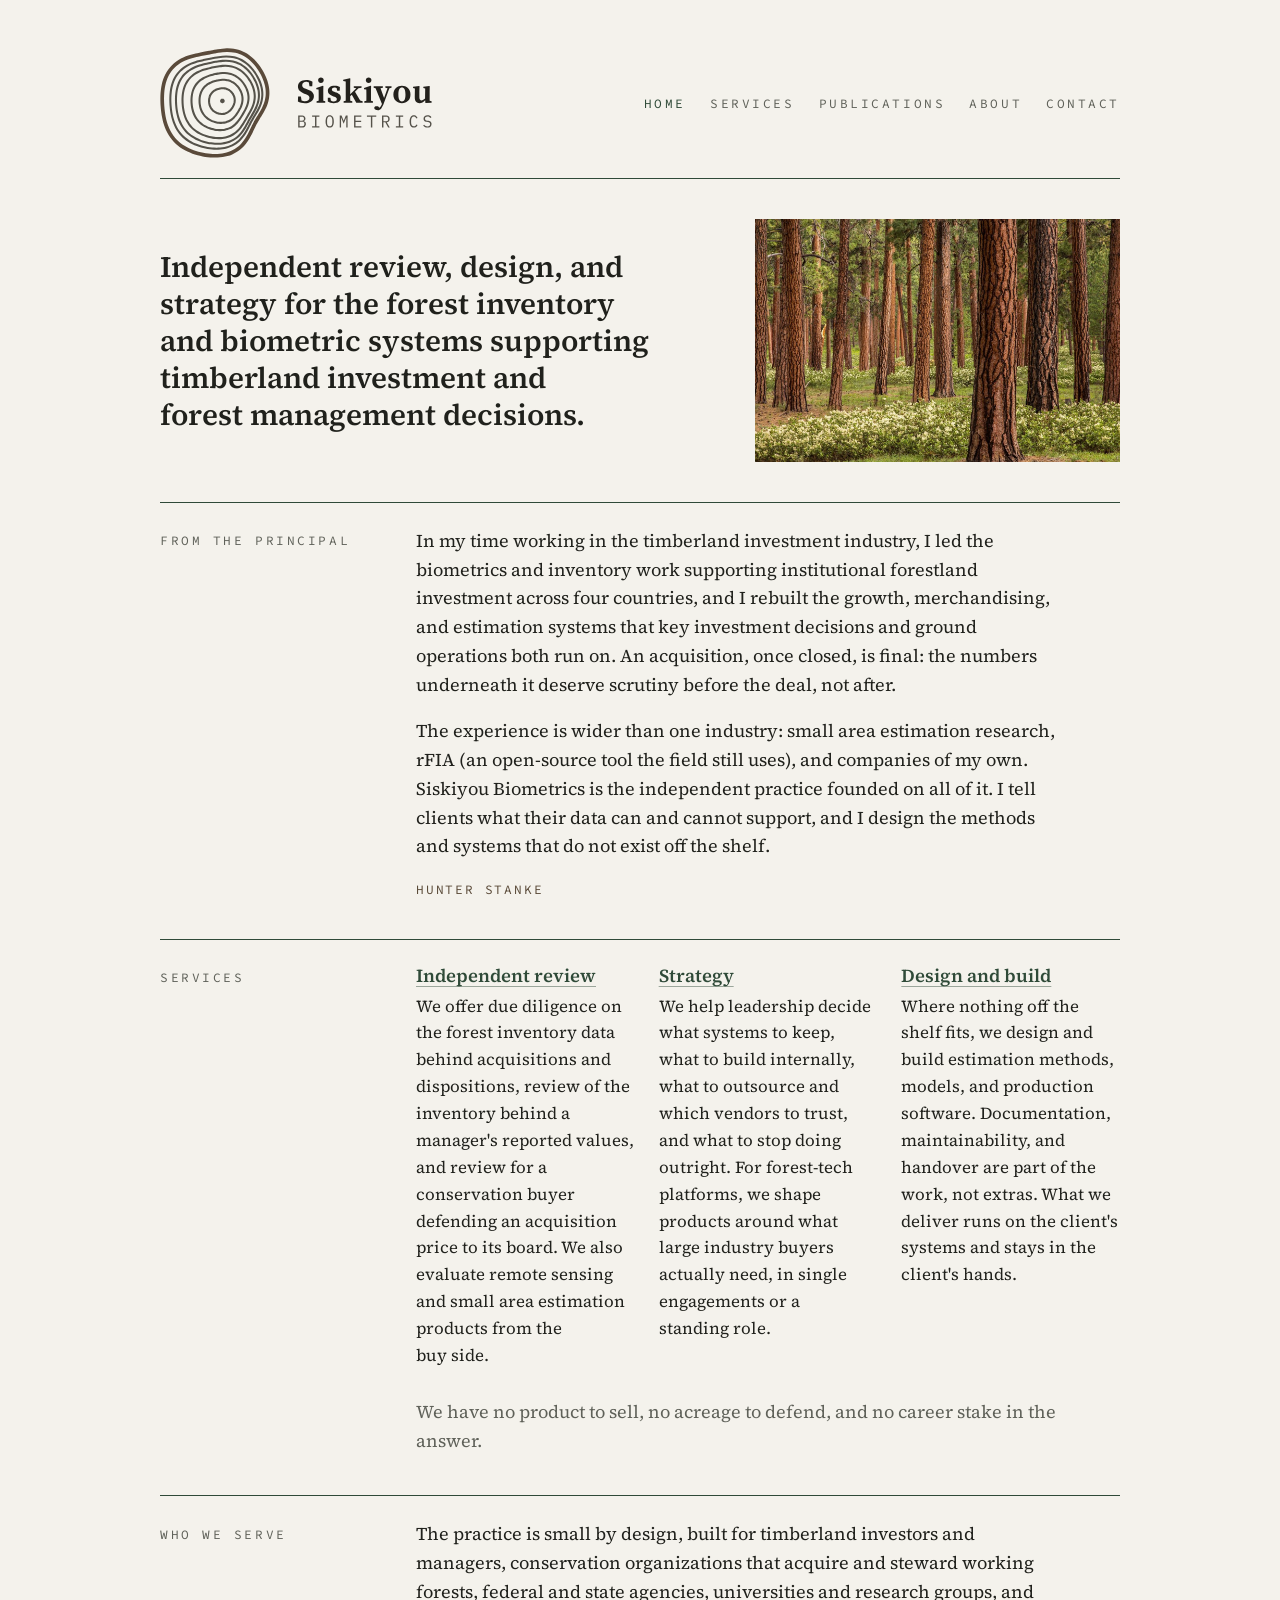
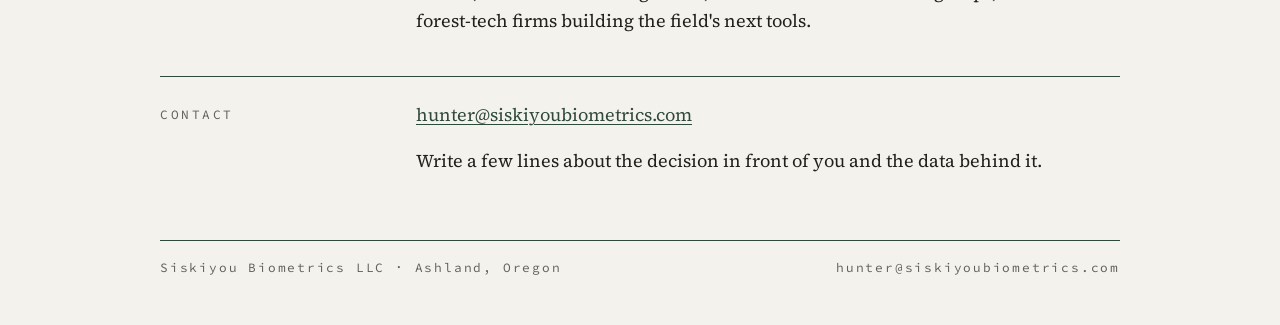
<file: index.html>
<!DOCTYPE html>
<html lang="en">
<head>
<meta charset="utf-8">
<meta name="viewport" content="width=device-width, initial-scale=1">
<title>Siskiyou Biometrics - Ashland, Oregon</title>
<meta name="description" content="Independent review, design, and strategy for the forest inventory and biometric systems supporting timberland investment and forest management decisions.">
<link rel="icon" href="/favicon.ico" sizes="16x16 32x32 48x48">
<link rel="icon" href="/assets/icon-32.png" type="image/png" sizes="32x32">
<link rel="icon" href="/assets/icon-192.png" type="image/png" sizes="192x192">
<link rel="icon" href="/assets/icon-512.png" type="image/png" sizes="512x512">
<link rel="apple-touch-icon" href="/assets/icon-180.png">
<link rel="canonical" href="https://siskiyoubiometrics.com/">
<meta name="theme-color" content="#f4f2ec">
<meta property="og:type" content="website">
<meta property="og:site_name" content="Siskiyou Biometrics">
<meta property="og:title" content="Siskiyou Biometrics - Ashland, Oregon">
<meta property="og:description" content="Independent review, design, and strategy for the forest inventory and biometric systems supporting timberland investment and forest management decisions.">
<meta property="og:url" content="https://siskiyoubiometrics.com/">
<meta property="og:image" content="https://siskiyoubiometrics.com/assets/og.png">
<meta property="og:image:width" content="1200">
<meta property="og:image:height" content="630">
<meta property="og:image:alt" content="Siskiyou Biometrics">
<meta name="twitter:card" content="summary_large_image">
<link rel="preload" href="/assets/fonts/SourceSerif4-roman.woff2" as="font" type="font/woff2" crossorigin>
<link rel="stylesheet" href="/style.css">
<script type="application/ld+json">
{
  "@context": "https://schema.org",
  "@type": "Organization",
  "name": "Siskiyou Biometrics",
  "url": "https://siskiyoubiometrics.com/",
  "logo": "https://siskiyoubiometrics.com/assets/og.png",
  "email": "hunter@siskiyoubiometrics.com",
  "description": "An independent forest biometrics practice based in Ashland, Oregon.",
  "address": {
    "@type": "PostalAddress",
    "addressLocality": "Ashland",
    "addressRegion": "OR",
    "addressCountry": "US"
  },
  "founder": {
    "@type": "Person",
    "name": "Hunter Stanke",
    "url": "https://siskiyoubiometrics.com/about.html"
  },
  "sameAs": [
    "https://github.com/siskiyoubiometrics",
    "https://hunter-stanke.com/"
  ],
  "alternateName": "Siskiyou Biometrics, Ashland, Oregon",
  "knowsAbout": [
    "forest biometrics",
    "forest inventory",
    "timberland acquisition due diligence",
    "growth and yield models",
    "small area estimation"
  ],
  "legalName": "Siskiyou Biometrics LLC",
  "foundingDate": "2026-09-03"
}
</script>
</head>
<body>
<div class="page">
<header class="masthead">
  <a href="/"><img src="/assets/lockup.svg" alt="Siskiyou Biometrics" width="747" height="301"></a>
  <nav class="nav"><a href="/" aria-current="page">Home</a><a href="/services.html">Services</a><a href="/publications.html">Publications</a><a href="/about.html">About</a><a href="/contact.html">Contact</a></nav>
</header>
<main>
<section id="identity" class="identity">
<div class="body"><h1 class="topline">Independent review, design, and strategy for the forest inventory and biometric systems supporting timberland investment and forest management decisions.</h1></div>
<figure><img src="/assets/img/ponderosa.jpg" alt="Open ponderosa pine stand with flowering ceanothus in the understory" width="1400" height="933"></figure>
</section>
<section id="intro">
<div class="side"><h2>From the principal</h2></div>
<div class="body">
<p>In my time working in the timberland investment industry, I led the biometrics and inventory work supporting institutional forestland investment across four countries, and I rebuilt the growth, merchandising, and estimation systems that key investment decisions and ground operations both run on. An acquisition, once closed, is final: the numbers underneath it deserve scrutiny before the deal, not after.</p>
<p>The experience is wider than one industry: small area estimation research, rFIA (an open-source tool the field still uses), and companies of my own. Siskiyou Biometrics is the independent practice founded on all of it. I tell clients what their data can and cannot support, and I design the methods and systems that do not exist off the shelf.</p>
<p class="signature">Hunter Stanke</p>
</div>
</section>
<section id="services" class="services">
<div class="side"><h2>Services</h2></div>
<div class="body">
<div class="svcgrid">
<p><a href="/services.html#review">Independent review</a> We offer due diligence on the forest inventory data behind acquisitions and dispositions, review of the inventory behind a manager's reported values, and review for a conservation buyer defending an acquisition price to its board. We also evaluate remote sensing and small area estimation products from the buy side.</p>
<p><a href="/services.html#strategy">Strategy</a> We help leadership decide what systems to keep, what to build internally, what to outsource and which vendors to trust, and what to stop doing outright. For forest-tech platforms, we shape products around what large industry buyers actually need, in single engagements or a standing role.</p>
<p><a href="/services.html#build">Design and build</a> Where nothing off the shelf fits, we design and build estimation methods, models, and production software. Documentation, maintainability, and handover are part of the work, not extras. What we deliver runs on the client's systems and stays in the client's hands.</p>
</div>
<p class="independence">We have no product to sell, no acreage to defend, and no career stake in the answer.</p>
</div>
</section>
<section id="who">
<div class="side"><h2>Who we serve</h2></div>
<div class="body"><p>The practice is small by design, built for timberland investors and managers, conservation organizations that acquire and steward working forests, federal and state agencies, universities and research groups, and forest-tech firms building the field's next tools.</p></div>
</section>
<section id="contact">
<div class="side"><h2>Contact</h2></div>
<div class="body"><p class="email"><a href="mailto:hunter@siskiyoubiometrics.com">hunter@siskiyoubiometrics.com</a></p><p>Write a few lines about the decision in front of you and the data behind it.</p></div>
</section>
</main>
<footer>
  <p>Siskiyou Biometrics LLC &middot; Ashland, Oregon</p>
  <p><a href="mailto:hunter@siskiyoubiometrics.com">hunter@siskiyoubiometrics.com</a></p>
</footer>
</div>
</body>
</html>
</file>
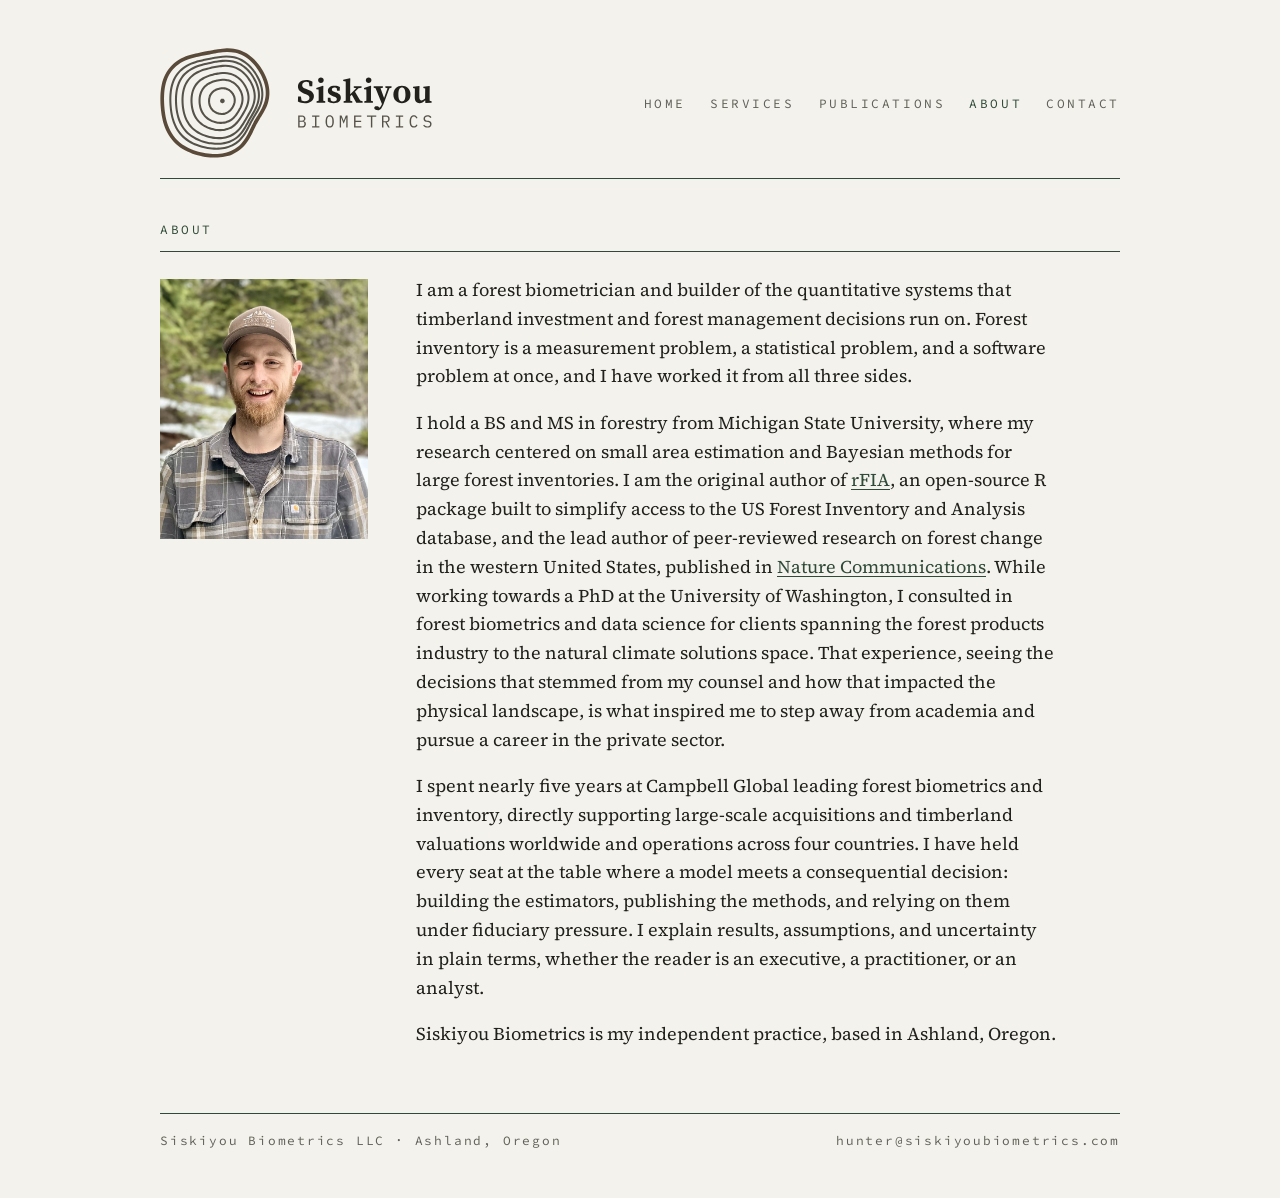
<file: about.html>
<!DOCTYPE html>
<html lang="en">
<head>
<meta charset="utf-8">
<meta name="viewport" content="width=device-width, initial-scale=1">
<title>About - Siskiyou Biometrics</title>
<meta name="description" content="Hunter Stanke: forest biometrician, original author of rFIA, founder and principal of Siskiyou Biometrics in Ashland, Oregon.">
<link rel="icon" href="/favicon.ico" sizes="16x16 32x32 48x48">
<link rel="icon" href="/assets/icon-32.png" type="image/png" sizes="32x32">
<link rel="icon" href="/assets/icon-192.png" type="image/png" sizes="192x192">
<link rel="icon" href="/assets/icon-512.png" type="image/png" sizes="512x512">
<link rel="apple-touch-icon" href="/assets/icon-180.png">
<link rel="canonical" href="https://siskiyoubiometrics.com/about.html">
<meta name="theme-color" content="#f4f2ec">
<meta property="og:type" content="website">
<meta property="og:site_name" content="Siskiyou Biometrics">
<meta property="og:title" content="About - Siskiyou Biometrics">
<meta property="og:description" content="Hunter Stanke: forest biometrician, original author of rFIA, founder and principal of Siskiyou Biometrics in Ashland, Oregon.">
<meta property="og:url" content="https://siskiyoubiometrics.com/about.html">
<meta property="og:image" content="https://siskiyoubiometrics.com/assets/og.png">
<meta property="og:image:width" content="1200">
<meta property="og:image:height" content="630">
<meta property="og:image:alt" content="Siskiyou Biometrics">
<meta name="twitter:card" content="summary_large_image">
<link rel="preload" href="/assets/fonts/SourceSerif4-roman.woff2" as="font" type="font/woff2" crossorigin>
<link rel="stylesheet" href="/style.css">
<script type="application/ld+json">
{
  "@context": "https://schema.org",
  "@type": "Person",
  "name": "Hunter Stanke",
  "url": "https://siskiyoubiometrics.com/about.html",
  "image": "https://siskiyoubiometrics.com/assets/hunter.jpg",
  "jobTitle": "Founder and Principal",
  "worksFor": {"@type": "Organization", "name": "Siskiyou Biometrics", "url": "https://siskiyoubiometrics.com/"},
  "alumniOf": {"@type": "CollegeOrUniversity", "name": "Michigan State University"},
  "email": "hunter@siskiyoubiometrics.com",
  "sameAs": ["https://hunter-stanke.com/", "https://github.com/hunter-stanke", "https://scholar.google.com/citations?user=T4AqKTwAAAAJ"]
}
</script>
</head>
<body>
<div class="page">
<header class="masthead">
  <a href="/"><img src="/assets/lockup.svg" alt="Siskiyou Biometrics" width="747" height="301"></a>
  <nav class="nav"><a href="/">Home</a><a href="/services.html">Services</a><a href="/publications.html">Publications</a><a href="/about.html" aria-current="page">About</a><a href="/contact.html">Contact</a></nav>
</header>
<main>
<h1 class="pagelabel">About</h1>
<section>
<div class="side"><img class="bio-photo" src="/assets/hunter.jpg" alt="Hunter Stanke" width="900" height="891"></div>
<div class="body">
<p>I am a forest biometrician and builder of the quantitative systems that timberland investment and forest management decisions run on. Forest inventory is a measurement problem, a statistical problem, and a software problem at once, and I have worked it from all three sides.</p>
<p>I hold a BS and MS in forestry from Michigan State University, where my research centered on small area estimation and Bayesian methods for large forest inventories. I am the original author of <a href="https://cran.r-project.org/package=rFIA">rFIA</a>, an open-source R package built to simplify access to the US Forest Inventory and Analysis database, and the lead author of peer-reviewed research on forest change in the western United States, published in <a href="https://doi.org/10.1038/s41467-020-20678-z">Nature Communications</a>. While working towards a PhD at the University of Washington, I consulted in forest biometrics and data science for clients spanning the forest products industry to the natural climate solutions space. That experience, seeing the decisions that stemmed from my counsel and how that impacted the physical landscape, is what inspired me to step away from academia and pursue a career in the private sector.</p>
<p>I spent nearly five years at Campbell Global leading forest biometrics and inventory, directly supporting large-scale acquisitions and timberland valuations worldwide and operations across four countries. I have held every seat at the table where a model meets a consequential decision: building the estimators, publishing the methods, and relying on them under fiduciary pressure. I explain results, assumptions, and uncertainty in plain terms, whether the reader is an executive, a practitioner, or an analyst.</p>
<p>Siskiyou Biometrics is my independent practice, based in Ashland, Oregon.</p>
</div>
</section>
</main>
<footer>
  <p>Siskiyou Biometrics LLC &middot; Ashland, Oregon</p>
  <p><a href="mailto:hunter@siskiyoubiometrics.com">hunter@siskiyoubiometrics.com</a></p>
</footer>
</div>
</body>
</html>
</file>
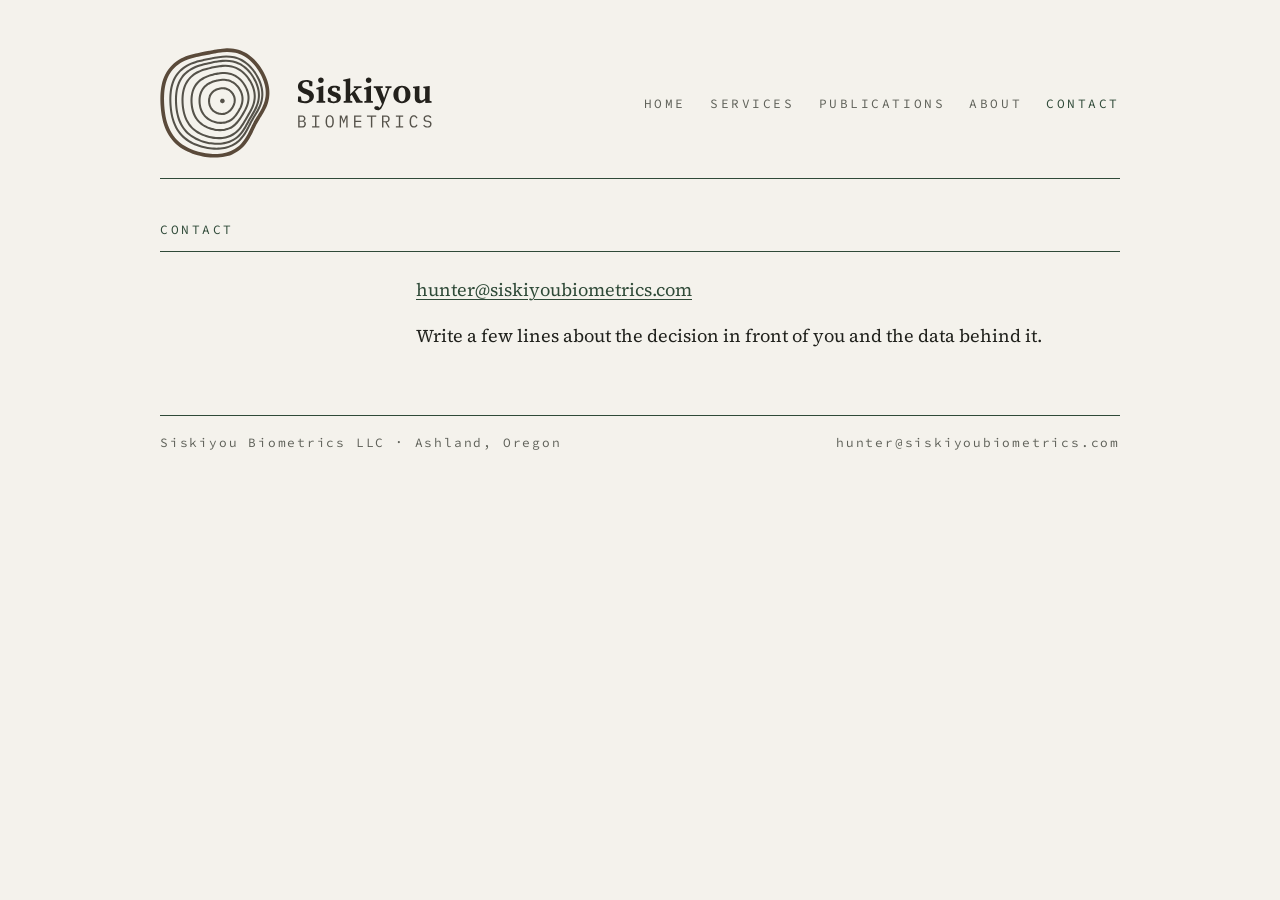
<file: contact.html>
<!DOCTYPE html>
<html lang="en">
<head>
<meta charset="utf-8">
<meta name="viewport" content="width=device-width, initial-scale=1">
<title>Contact - Siskiyou Biometrics</title>
<meta name="description" content="Contact Siskiyou Biometrics, an independent forest biometrics practice in Ashland, Oregon.">
<link rel="icon" href="/favicon.ico" sizes="16x16 32x32 48x48">
<link rel="icon" href="/assets/icon-32.png" type="image/png" sizes="32x32">
<link rel="icon" href="/assets/icon-192.png" type="image/png" sizes="192x192">
<link rel="icon" href="/assets/icon-512.png" type="image/png" sizes="512x512">
<link rel="apple-touch-icon" href="/assets/icon-180.png">
<link rel="canonical" href="https://siskiyoubiometrics.com/contact.html">
<meta name="theme-color" content="#f4f2ec">
<meta property="og:type" content="website">
<meta property="og:site_name" content="Siskiyou Biometrics">
<meta property="og:title" content="Contact - Siskiyou Biometrics">
<meta property="og:description" content="Contact Siskiyou Biometrics, an independent forest biometrics practice in Ashland, Oregon.">
<meta property="og:url" content="https://siskiyoubiometrics.com/contact.html">
<meta property="og:image" content="https://siskiyoubiometrics.com/assets/og.png">
<meta property="og:image:width" content="1200">
<meta property="og:image:height" content="630">
<meta property="og:image:alt" content="Siskiyou Biometrics">
<meta name="twitter:card" content="summary_large_image">
<link rel="preload" href="/assets/fonts/SourceSerif4-roman.woff2" as="font" type="font/woff2" crossorigin>
<link rel="stylesheet" href="/style.css">

</head>
<body>
<div class="page">
<header class="masthead">
  <a href="/"><img src="/assets/lockup.svg" alt="Siskiyou Biometrics" width="747" height="301"></a>
  <nav class="nav"><a href="/">Home</a><a href="/services.html">Services</a><a href="/publications.html">Publications</a><a href="/about.html">About</a><a href="/contact.html" aria-current="page">Contact</a></nav>
</header>
<main>
<h1 class="pagelabel">Contact</h1>
<section>
<div class="side"></div>
<div class="body"><p class="email"><a href="mailto:hunter@siskiyoubiometrics.com">hunter@siskiyoubiometrics.com</a></p><p>Write a few lines about the decision in front of you and the data behind it.</p></div>
</section>
</main>
<footer>
  <p>Siskiyou Biometrics LLC &middot; Ashland, Oregon</p>
  <p><a href="mailto:hunter@siskiyoubiometrics.com">hunter@siskiyoubiometrics.com</a></p>
</footer>
</div>
</body>
</html>
</file>
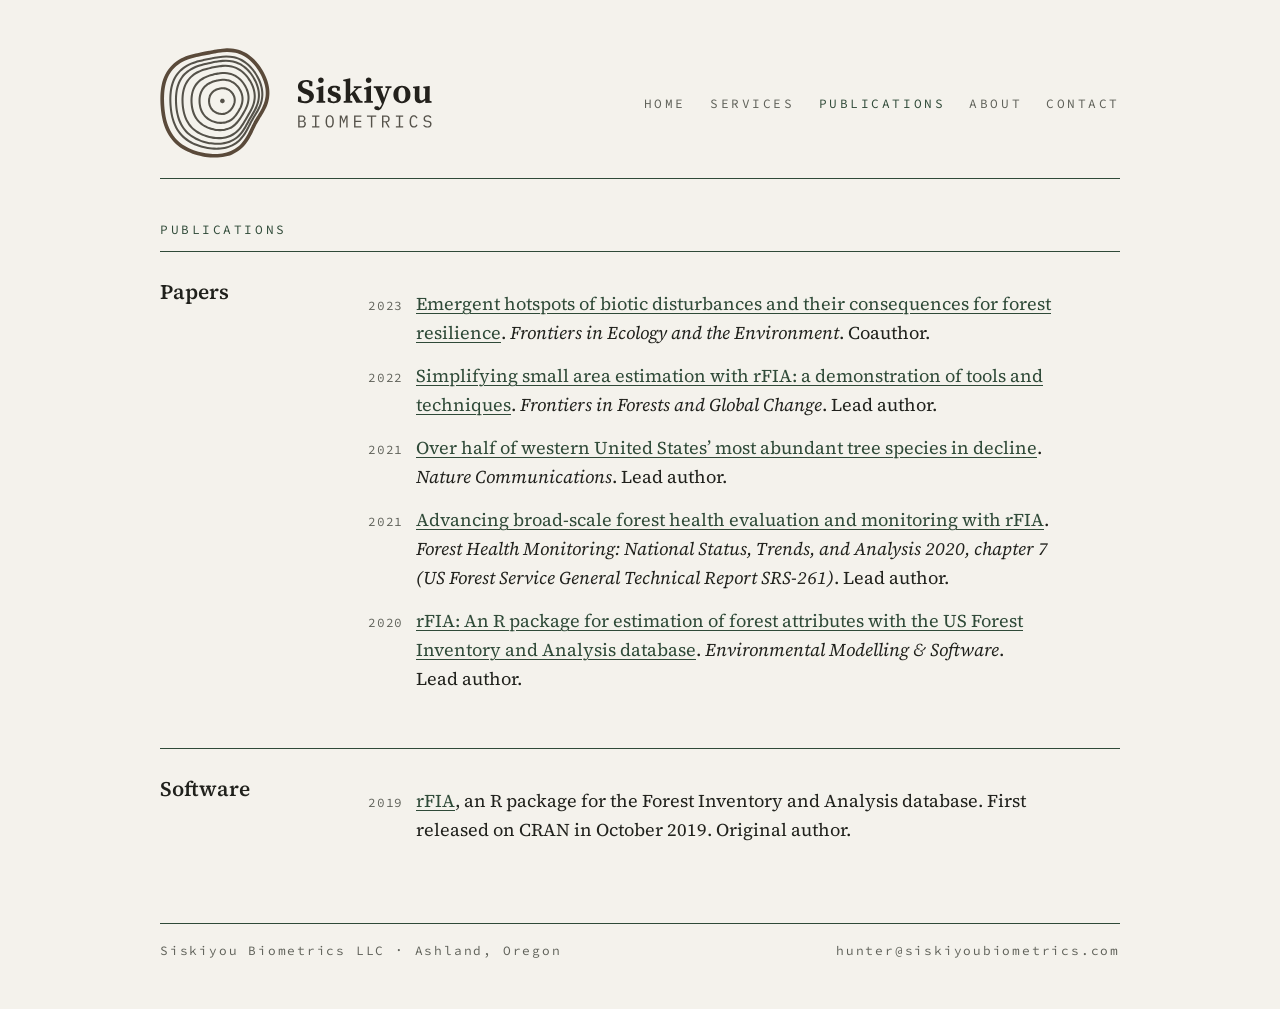
<file: publications.html>
<!DOCTYPE html>
<html lang="en">
<head>
<meta charset="utf-8">
<meta name="viewport" content="width=device-width, initial-scale=1">
<title>Publications - Siskiyou Biometrics</title>
<meta name="description" content="Publications and software by Hunter Stanke on forest inventory, estimation, and forest change.">
<link rel="icon" href="/favicon.ico" sizes="16x16 32x32 48x48">
<link rel="icon" href="/assets/icon-32.png" type="image/png" sizes="32x32">
<link rel="icon" href="/assets/icon-192.png" type="image/png" sizes="192x192">
<link rel="icon" href="/assets/icon-512.png" type="image/png" sizes="512x512">
<link rel="apple-touch-icon" href="/assets/icon-180.png">
<link rel="canonical" href="https://siskiyoubiometrics.com/publications.html">
<meta name="theme-color" content="#f4f2ec">
<meta property="og:type" content="website">
<meta property="og:site_name" content="Siskiyou Biometrics">
<meta property="og:title" content="Publications - Siskiyou Biometrics">
<meta property="og:description" content="Publications and software by Hunter Stanke on forest inventory, estimation, and forest change.">
<meta property="og:url" content="https://siskiyoubiometrics.com/publications.html">
<meta property="og:image" content="https://siskiyoubiometrics.com/assets/og.png">
<meta property="og:image:width" content="1200">
<meta property="og:image:height" content="630">
<meta property="og:image:alt" content="Siskiyou Biometrics">
<meta name="twitter:card" content="summary_large_image">
<link rel="preload" href="/assets/fonts/SourceSerif4-roman.woff2" as="font" type="font/woff2" crossorigin>
<link rel="stylesheet" href="/style.css">

</head>
<body>
<div class="page">
<header class="masthead">
  <a href="/"><img src="/assets/lockup.svg" alt="Siskiyou Biometrics" width="747" height="301"></a>
  <nav class="nav"><a href="/">Home</a><a href="/services.html">Services</a><a href="/publications.html" aria-current="page">Publications</a><a href="/about.html">About</a><a href="/contact.html">Contact</a></nav>
</header>
<main>
<h1 class="pagelabel">Publications</h1>
<section>
<div class="side"><h2 class="heading">Papers</h2></div>
<div class="body">
<ul class="pubs">
<li><span class="yr">2023</span><span><a href="https://doi.org/10.1002/fee.2659">Emergent hotspots of biotic disturbances and their consequences for forest resilience</a>. <em>Frontiers in Ecology and the Environment</em>. Coauthor.</span></li>
<li><span class="yr">2022</span><span><a href="https://doi.org/10.3389/ffgc.2022.745874">Simplifying small area estimation with rFIA: a demonstration of tools and techniques</a>. <em>Frontiers in Forests and Global Change</em>. Lead author.</span></li>
<li><span class="yr">2021</span><span><a href="https://doi.org/10.1038/s41467-020-20678-z">Over half of western United States’ most abundant tree species in decline</a>. <em>Nature Communications</em>. Lead author.</span></li>
<li><span class="yr">2021</span><span><a href="https://doi.org/10.2737/SRS-GTR-261">Advancing broad-scale forest health evaluation and monitoring with rFIA</a>. <em>Forest Health Monitoring: National Status, Trends, and Analysis 2020, chapter 7 (US Forest Service General Technical Report SRS-261)</em>. Lead author.</span></li>
<li><span class="yr">2020</span><span><a href="https://doi.org/10.1016/j.envsoft.2020.104664">rFIA: An R package for estimation of forest attributes with the US Forest Inventory and Analysis database</a>. <em>Environmental Modelling &amp; Software</em>. Lead author.</span></li>
</ul>
</div>
</section>
<section>
<div class="side"><h2 class="heading">Software</h2></div>
<div class="body">
<ul class="pubs">
<li><span class="yr">2019</span><span><a href="https://cran.r-project.org/package=rFIA">rFIA</a>, an R package for the Forest Inventory and Analysis database. First released on CRAN in October 2019. Original author.</span></li>
</ul>
</div>
</section>
</main>
<footer>
  <p>Siskiyou Biometrics LLC &middot; Ashland, Oregon</p>
  <p><a href="mailto:hunter@siskiyoubiometrics.com">hunter@siskiyoubiometrics.com</a></p>
</footer>
</div>
</body>
</html>
</file>
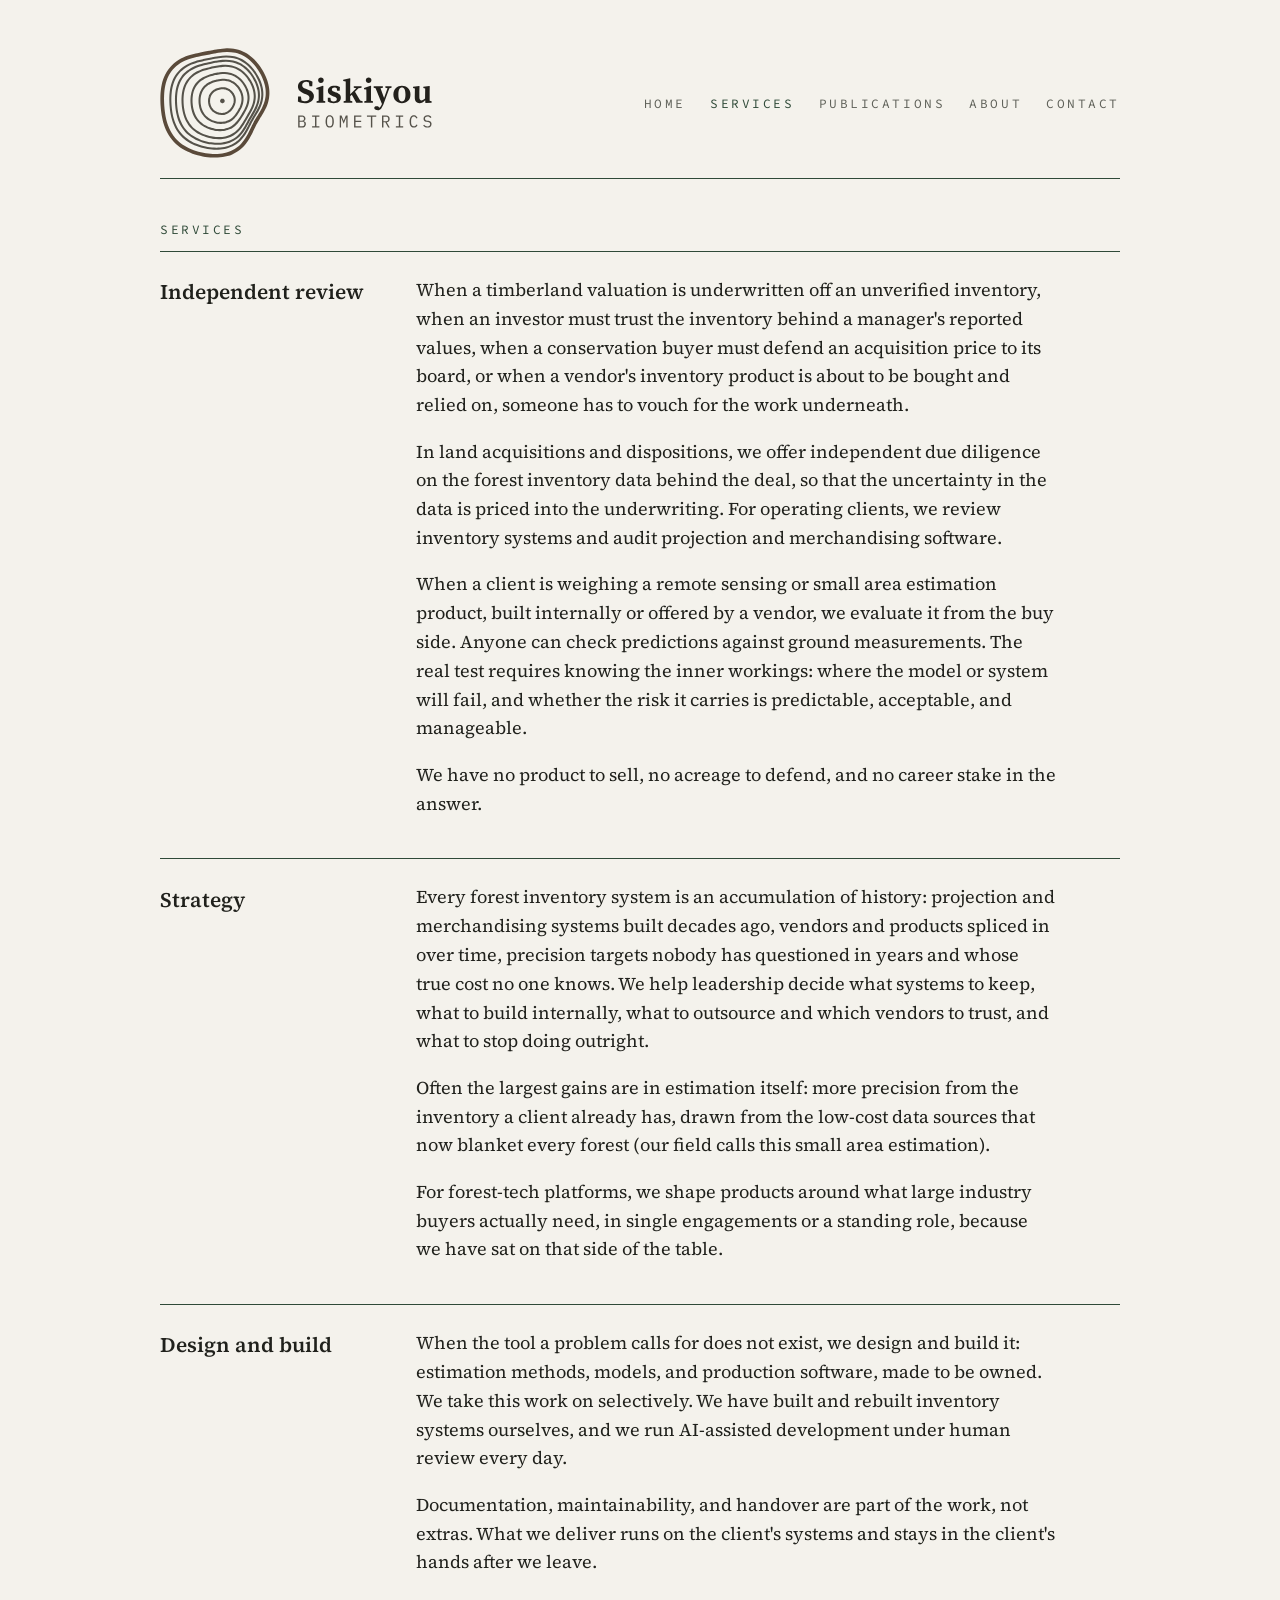
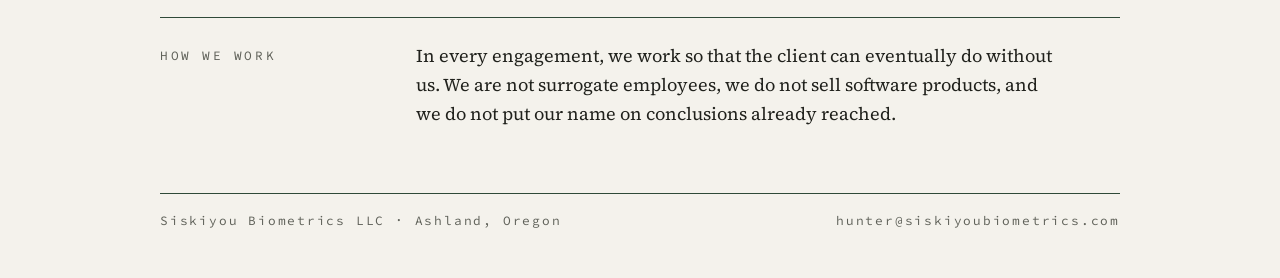
<file: services.html>
<!DOCTYPE html>
<html lang="en">
<head>
<meta charset="utf-8">
<meta name="viewport" content="width=device-width, initial-scale=1">
<title>Services - Siskiyou Biometrics</title>
<meta name="description" content="Independent review, strategy, and design and build for forest inventory and biometric systems.">
<link rel="icon" href="/favicon.ico" sizes="16x16 32x32 48x48">
<link rel="icon" href="/assets/icon-32.png" type="image/png" sizes="32x32">
<link rel="icon" href="/assets/icon-192.png" type="image/png" sizes="192x192">
<link rel="icon" href="/assets/icon-512.png" type="image/png" sizes="512x512">
<link rel="apple-touch-icon" href="/assets/icon-180.png">
<link rel="canonical" href="https://siskiyoubiometrics.com/services.html">
<meta name="theme-color" content="#f4f2ec">
<meta property="og:type" content="website">
<meta property="og:site_name" content="Siskiyou Biometrics">
<meta property="og:title" content="Services - Siskiyou Biometrics">
<meta property="og:description" content="Independent review, strategy, and design and build for forest inventory and biometric systems.">
<meta property="og:url" content="https://siskiyoubiometrics.com/services.html">
<meta property="og:image" content="https://siskiyoubiometrics.com/assets/og.png">
<meta property="og:image:width" content="1200">
<meta property="og:image:height" content="630">
<meta property="og:image:alt" content="Siskiyou Biometrics">
<meta name="twitter:card" content="summary_large_image">
<link rel="preload" href="/assets/fonts/SourceSerif4-roman.woff2" as="font" type="font/woff2" crossorigin>
<link rel="stylesheet" href="/style.css">

</head>
<body>
<div class="page">
<header class="masthead">
  <a href="/"><img src="/assets/lockup.svg" alt="Siskiyou Biometrics" width="747" height="301"></a>
  <nav class="nav"><a href="/">Home</a><a href="/services.html" aria-current="page">Services</a><a href="/publications.html">Publications</a><a href="/about.html">About</a><a href="/contact.html">Contact</a></nav>
</header>
<main>
<h1 class="pagelabel">Services</h1>
<section id="review">
<div class="side"><h2 class="heading">Independent review</h2></div>
<div class="body">
<p>When a timberland valuation is underwritten off an unverified inventory, when an investor must trust the inventory behind a manager's reported values, when a conservation buyer must defend an acquisition price to its board, or when a vendor's inventory product is about to be bought and relied on, someone has to vouch for the work underneath.</p>
<p>In land acquisitions and dispositions, we offer independent due diligence on the forest inventory data behind the deal, so that the uncertainty in the data is priced into the underwriting. For operating clients, we review inventory systems and audit projection and merchandising software.</p>
<p>When a client is weighing a remote sensing or small area estimation product, built internally or offered by a vendor, we evaluate it from the buy side. Anyone can check predictions against ground measurements. The real test requires knowing the inner workings: where the model or system will fail, and whether the risk it carries is predictable, acceptable, and manageable.</p>
<p>We have no product to sell, no acreage to defend, and no career stake in the answer.</p>
</div>
</section>
<section id="strategy">
<div class="side"><h2 class="heading">Strategy</h2></div>
<div class="body">
<p>Every forest inventory system is an accumulation of history: projection and merchandising systems built decades ago, vendors and products spliced in over time, precision targets nobody has questioned in years and whose true cost no one knows. We help leadership decide what systems to keep, what to build internally, what to outsource and which vendors to trust, and what to stop doing outright.</p>
<p>Often the largest gains are in estimation itself: more precision from the inventory a client already has, drawn from the low-cost data sources that now blanket every forest (our field calls this small area estimation).</p>
<p>For forest-tech platforms, we shape products around what large industry buyers actually need, in single engagements or a standing role, because we have sat on that side of the table.</p>
</div>
</section>
<section id="build">
<div class="side"><h2 class="heading">Design and build</h2></div>
<div class="body">
<p>When the tool a problem calls for does not exist, we design and build it: estimation methods, models, and production software, made to be owned. We take this work on selectively. We have built and rebuilt inventory systems ourselves, and we run AI-assisted development under human review every day.</p>
<p>Documentation, maintainability, and handover are part of the work, not extras. What we deliver runs on the client's systems and stays in the client's hands after we leave.</p>
</div>
</section>
<section class="closing">
<div class="side"><h2>How we work</h2></div>
<div class="body"><p>In every engagement, we work so that the client can eventually do without us. We are not surrogate employees, we do not sell software products, and we do not put our name on conclusions already reached.</p></div>
</section>
</main>
<footer>
  <p>Siskiyou Biometrics LLC &middot; Ashland, Oregon</p>
  <p><a href="mailto:hunter@siskiyoubiometrics.com">hunter@siskiyoubiometrics.com</a></p>
</footer>
</div>
</body>
</html>
</file>
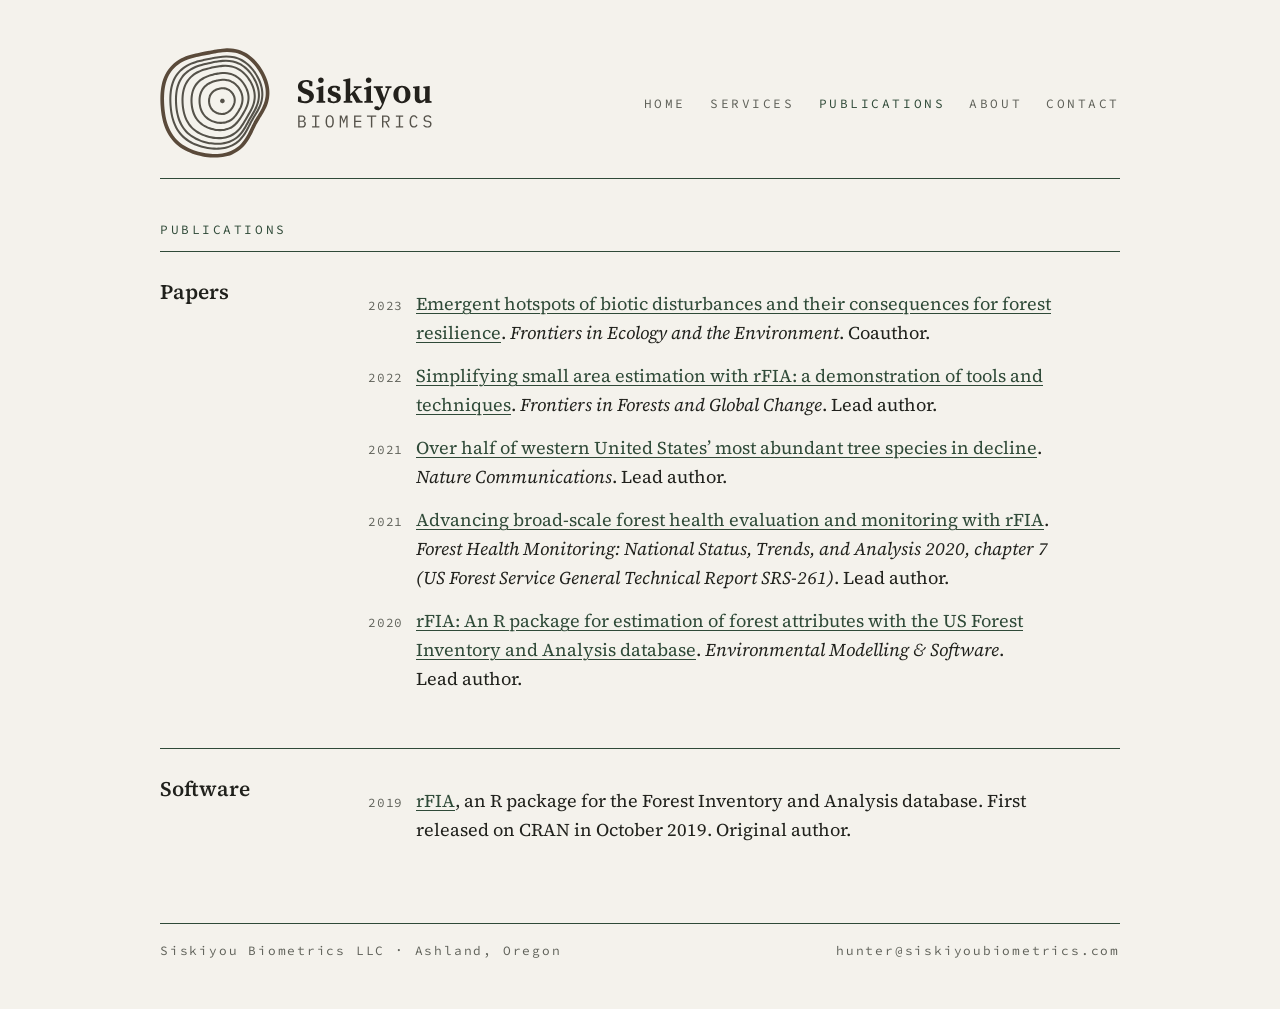
<file: writing.html>
<!DOCTYPE html>
<html lang="en">
<head>
<meta charset="utf-8">
<meta name="viewport" content="width=device-width, initial-scale=1">
<title>Publications - Siskiyou Biometrics</title>
<meta name="description" content="Peer-reviewed publications and software by Hunter Stanke on forest inventory, estimation, and forest change.">
<link rel="icon" href="/favicon.ico" sizes="16x16 32x32 48x48">
<link rel="icon" href="/assets/icon-32.png" type="image/png" sizes="32x32">
<link rel="icon" href="/assets/icon-192.png" type="image/png" sizes="192x192">
<link rel="icon" href="/assets/icon-512.png" type="image/png" sizes="512x512">
<link rel="apple-touch-icon" href="/assets/icon-180.png">
<link rel="canonical" href="https://siskiyoubiometrics.com/publications.html">
<meta name="theme-color" content="#f4f2ec">
<meta property="og:type" content="website">
<meta property="og:site_name" content="Siskiyou Biometrics">
<meta property="og:title" content="Publications - Siskiyou Biometrics">
<meta property="og:description" content="Peer-reviewed publications and software by Hunter Stanke on forest inventory, estimation, and forest change.">
<meta property="og:url" content="https://siskiyoubiometrics.com/publications.html">
<meta property="og:image" content="https://siskiyoubiometrics.com/assets/og.png">
<meta property="og:image:width" content="1200">
<meta property="og:image:height" content="630">
<meta property="og:image:alt" content="Siskiyou Biometrics">
<meta name="twitter:card" content="summary_large_image">
<link rel="preload" href="/assets/fonts/SourceSerif4-roman.woff2" as="font" type="font/woff2" crossorigin>
<link rel="stylesheet" href="/style.css">
<meta http-equiv="refresh" content="0; url=/publications.html">
</head>
<body>
<div class="page">
<header class="masthead">
  <a href="/"><img src="/assets/lockup.svg" alt="Siskiyou Biometrics" width="747" height="301"></a>
  <nav class="nav"><a href="/">Home</a><a href="/services.html">Services</a><a href="/publications.html" aria-current="page">Publications</a><a href="/about.html">About</a><a href="/contact.html">Contact</a></nav>
</header>
<main>
<h1 class="pagelabel">Publications</h1>
<section>
<div class="side"></div>
<div class="body"><p>This page has moved to <a href="/publications.html">publications.html</a>.</p></div>
</section>
</main>
<footer>
  <p>Siskiyou Biometrics LLC &middot; Ashland, Oregon</p>
  <p><a href="mailto:hunter@siskiyoubiometrics.com">hunter@siskiyoubiometrics.com</a></p>
</footer>
</div>
</body>
</html>
</file>
<file: style.css>
/* Siskiyou Biometrics - siskiyoubiometrics.com
   Hand-written CSS, no framework, no scripts. Register: a well-set letterhead.
   Layout: a wide page, section labels in a left margin, body text in a fixed measure.
   Built from website/src/ by website/build.py. */

@font-face {
  font-family: "Source Serif 4";
  src: url(/assets/fonts/SourceSerif4-roman.woff2) format("woff2");
  font-weight: 200 900;
  font-style: normal;
  font-display: swap;
}
@font-face {
  font-family: "Source Serif 4";
  src: url(/assets/fonts/SourceSerif4-italic.woff2) format("woff2");
  font-weight: 200 900;
  font-style: italic;
  font-display: swap;
}
@font-face {
  font-family: "Source Code Pro";
  src: url(/assets/fonts/SourceCodePro-roman.woff2) format("woff2");
  font-weight: 400;
  font-style: normal;
  font-display: swap;
}

:root {
  --bg: #f4f2ec;
  --ink: #20211c;
  --spruce: #2f4a38;
  --bark: #5a4a38;
  --muted: #5f6159;
  --serif: "Source Serif 4", Georgia, "Iowan Old Style", "Palatino Linotype", "Book Antiqua",
           "Noto Serif", "Liberation Serif", "Times New Roman", serif;
  --mono: "Source Code Pro", "SFMono-Regular", Menlo, Consolas, "Liberation Mono",
          "DejaVu Sans Mono", "Courier New", monospace;
  --side: 13rem;
  --gap: 3rem;
}

html {
  background: var(--bg);
  -webkit-text-size-adjust: 100%;
}

body {
  margin: 0;
  font-family: var(--serif);
  font-size: 1.125rem;
  line-height: 1.6;
  color: var(--ink);
}

.page {
  max-width: 60rem;
  margin: 0 auto;
  padding: 3rem 2rem 3rem;
}

/* Masthead: lockup left, nav right, one rule under both */
.masthead {
  display: flex;
  align-items: center;
  justify-content: space-between;
  gap: 2rem;
  padding-bottom: 1.25rem;
  border-bottom: 1px solid var(--spruce);
}
.masthead a img {
  display: block;
  width: 100%;
  max-width: 17rem;
  height: auto;
}
.nav {
  display: flex;
  flex-wrap: wrap;
  justify-content: flex-end;
  column-gap: 1.5rem;
  row-gap: 0.5rem;
  margin: 0;
  font-family: var(--mono);
  font-size: 0.8rem;
  letter-spacing: 0.2em;
  text-transform: uppercase;
}
.nav a {
  display: inline-block;
  padding: 0.3rem 0;
  color: var(--muted);
  text-decoration: none;
}
.nav a:hover,
.nav a:focus,
.nav a[aria-current="page"] {
  color: var(--spruce);
}

/* Sections: label column left, body right, thin rule above */
section {
  display: grid;
  grid-template-columns: var(--side) minmax(0, 1fr);
  column-gap: var(--gap);
  margin-top: 2.5rem;
  padding-top: 1.5rem;
  border-top: 1px solid var(--spruce);
}
section .body {
  max-width: 40rem;
}
section .side h2 {
  margin-top: 0.2rem;
}

/* Labels: letterspaced mono */
h1, h2 {
  font-family: var(--mono);
  font-weight: 400;
  font-size: 0.8rem;
  letter-spacing: 0.2em;
  text-transform: uppercase;
  color: var(--muted);
  margin: 0 0 1rem;
}
h1.pagelabel {
  color: var(--spruce);
  margin: 2.5rem 0 0;
  padding-bottom: 0.75rem;
  border-bottom: 1px solid var(--spruce);
}
h1.pagelabel + section {
  margin-top: 0;
  border-top: 0;
  padding-top: 1.5rem;
}
/* Headings set in serif, used in the side column on inner pages */
h2.heading {
  font-family: var(--serif);
  font-size: 1.3rem;
  font-weight: 600;
  line-height: 1.25;
  letter-spacing: 0;
  text-transform: none;
  color: var(--ink);
  margin: 0;
}

/* Home: the top line beside a photograph */
.identity {
  grid-template-columns: 3fr 2fr;
  align-items: center;
  margin-top: 2.5rem;
  padding-top: 0;
  border-top: 0;
}
.identity .body {
  max-width: none;
}
.identity h1.topline {
  font-family: var(--serif);
  font-size: 1.85rem;
  line-height: 1.25;
  letter-spacing: 0;
  text-transform: none;
  color: var(--ink);
  font-weight: 600;
  margin: 0;
  text-wrap: balance;
}
.identity figure {
  margin: 0;
}
.identity img {
  display: block;
  width: 100%;
  height: auto;
  aspect-ratio: 3 / 2;
  object-fit: cover;
  object-position: 50% 50%;
}

p {
  margin: 0 0 1.1rem;
}
p:last-child {
  margin-bottom: 0;
}

a {
  color: var(--spruce);
  text-decoration: underline;
  text-decoration-thickness: 1px;
  text-underline-offset: 0.16em;
}
a:hover,
a:focus {
  color: var(--bark);
}

.signature {
  margin-top: 1.1rem;
  font-family: var(--mono);
  font-size: 0.8rem;
  letter-spacing: 0.14em;
  text-transform: uppercase;
  color: var(--bark);
}

/* Home services: three columns, lead words as serif headings */
.services .body {
  max-width: none;
}
.svcgrid {
  display: grid;
  grid-template-columns: repeat(3, minmax(0, 1fr));
  column-gap: 1.5rem;
}
.svcgrid p {
  margin: 0;
  font-size: 1.05rem;
  text-wrap: pretty;
}
.svcgrid p a {
  display: block;
  font-size: 1.15rem;
  font-weight: 600;
  line-height: 1.25;
  margin-bottom: 0.4rem;
  text-decoration: underline;
  text-decoration-thickness: 1px;
  text-underline-offset: 0.2em;
  text-decoration-color: rgba(47, 74, 56, 0.45);
}
.svcgrid p a:hover,
.svcgrid p a:focus {
  text-decoration-color: var(--bark);
}
@media (max-width: 64rem) {
  .svcgrid {
    grid-template-columns: minmax(0, 1fr);
    row-gap: 1.4rem;
  }
}
@media (max-width: 64rem) {
  .nav {
    font-size: 0.76rem;
    letter-spacing: 0.14em;
    column-gap: 1.1rem;
  }
}
@media (max-width: 60rem) {
  :root {
    --side: 12rem;
    --gap: 2.5rem;
  }
  h1, h2 {
    letter-spacing: 0.14em;
  }
  .identity {
    grid-template-columns: minmax(0, 1fr) minmax(0, 1fr);
    column-gap: 2rem;
  }
  .identity h1.topline {
    font-size: 1.55rem;
  }
}
.independence {
  margin-top: 1.75rem;
  color: var(--muted);
}

.closing .body p {
  color: var(--ink);
}

.email a {
  font-size: 1.125rem;
}

.bio-photo {
  display: block;
  width: 100%;
  height: auto;
  aspect-ratio: 4 / 5;
  object-fit: cover;
  object-position: 55% 20%;
  margin: 0.2rem 0 0;
}

.pubs {
  list-style: none;
  padding: 0;
  margin: 0;
}
.pubs li {
  display: grid;
  grid-template-columns: 3.5rem minmax(0, 1fr);
  margin: 0.9rem 0;
  text-wrap: pretty;
}
@media (min-width: 48.01rem) {
  .pubs li {
    grid-template-columns: var(--gap) minmax(0, 1fr);
    margin-left: calc(-1 * var(--gap));
  }
}
.pubs .yr {
  font-family: var(--mono);
  font-size: 0.8rem;
  letter-spacing: 0.06em;
  color: var(--muted);
  padding-top: 0.3rem;
}

footer {
  display: flex;
  justify-content: space-between;
  gap: 1rem;
  margin-top: 4rem;
  padding-top: 1rem;
  border-top: 1px solid var(--spruce);
  font-family: var(--mono);
  font-size: 0.8rem;
  letter-spacing: 0.14em;
  color: var(--muted);
}
footer p {
  margin: 0;
}
footer a {
  color: var(--muted);
  text-decoration: none;
}
footer a:hover,
footer a:focus {
  color: var(--spruce);
}

/* Narrow screens: one column, labels above their bodies */
@media (max-width: 48rem) {
  body {
    font-size: 1.08rem;
  }
  .page {
    padding: 2rem 1.25rem 2.5rem;
  }
  .masthead {
    display: block;
    padding-bottom: 1.1rem;
  }
  .masthead a img {
    max-width: 14rem;
  }
  .nav {
    justify-content: flex-start;
    max-width: 17rem;
    column-gap: 1rem;
    row-gap: 0;
    margin: 0.9rem 0 0;
    font-size: 0.76rem;
    letter-spacing: 0.14em;
  }
  .nav a {
    padding: 0.55rem 0;
  }
  footer {
    font-size: 0.72rem;
    letter-spacing: 0.1em;
  }
  section,
  .identity {
    grid-template-columns: minmax(0, 1fr);
    row-gap: 0.4rem;
    margin-top: 2.2rem;
    padding-top: 1.3rem;
  }
  .identity {
    padding-top: 0;
    row-gap: 1.4rem;
  }
  .identity figure {
    margin-bottom: 0.75rem;
  }
  .identity img {
    aspect-ratio: 4 / 3;
  }
  .identity h1.topline {
    font-size: 1.4rem;
  }
  h2.heading {
    margin-bottom: 0.6rem;
  }
  .svcgrid p {
    font-size: 1.08rem;
  }
  .bio-photo {
    max-width: 12rem;
    margin-bottom: 1rem;
  }
  footer {
    display: block;
  }
  footer p + p {
    margin-top: 0.4rem;
  }
}
</file>
